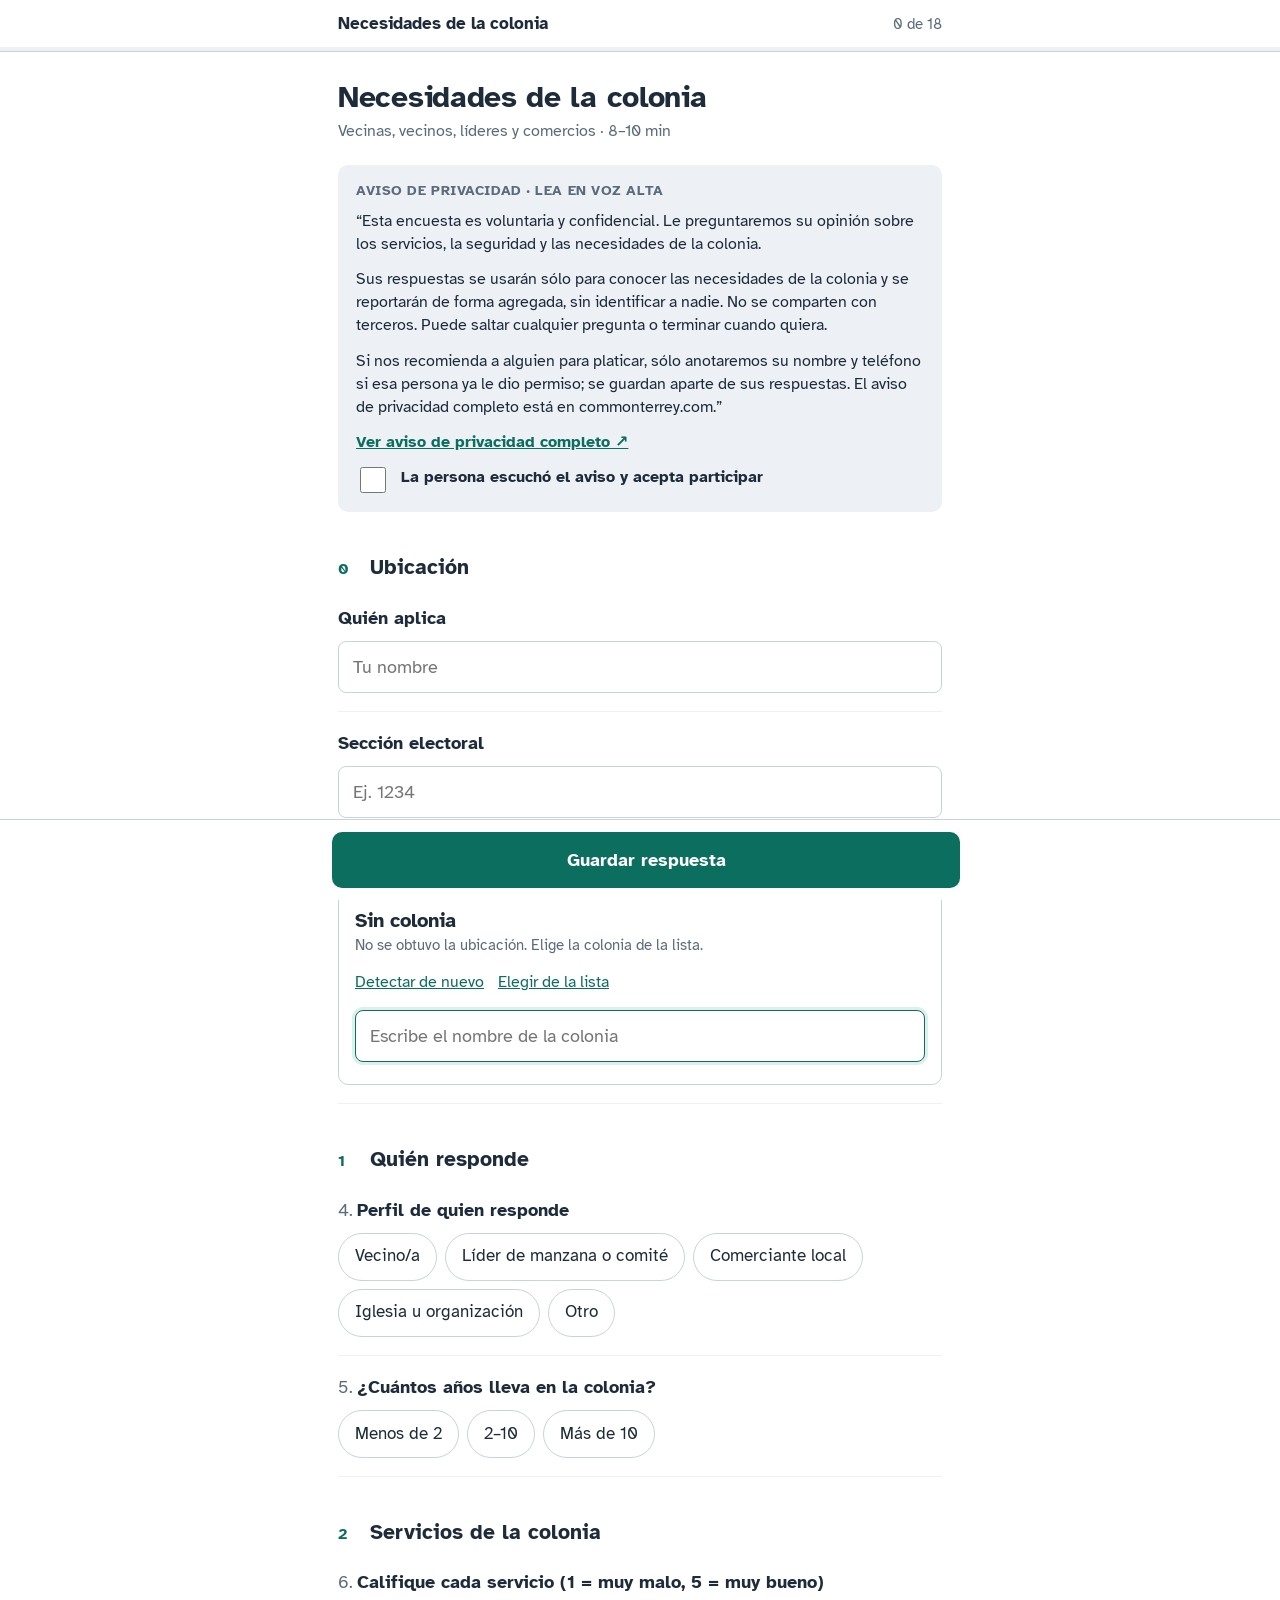
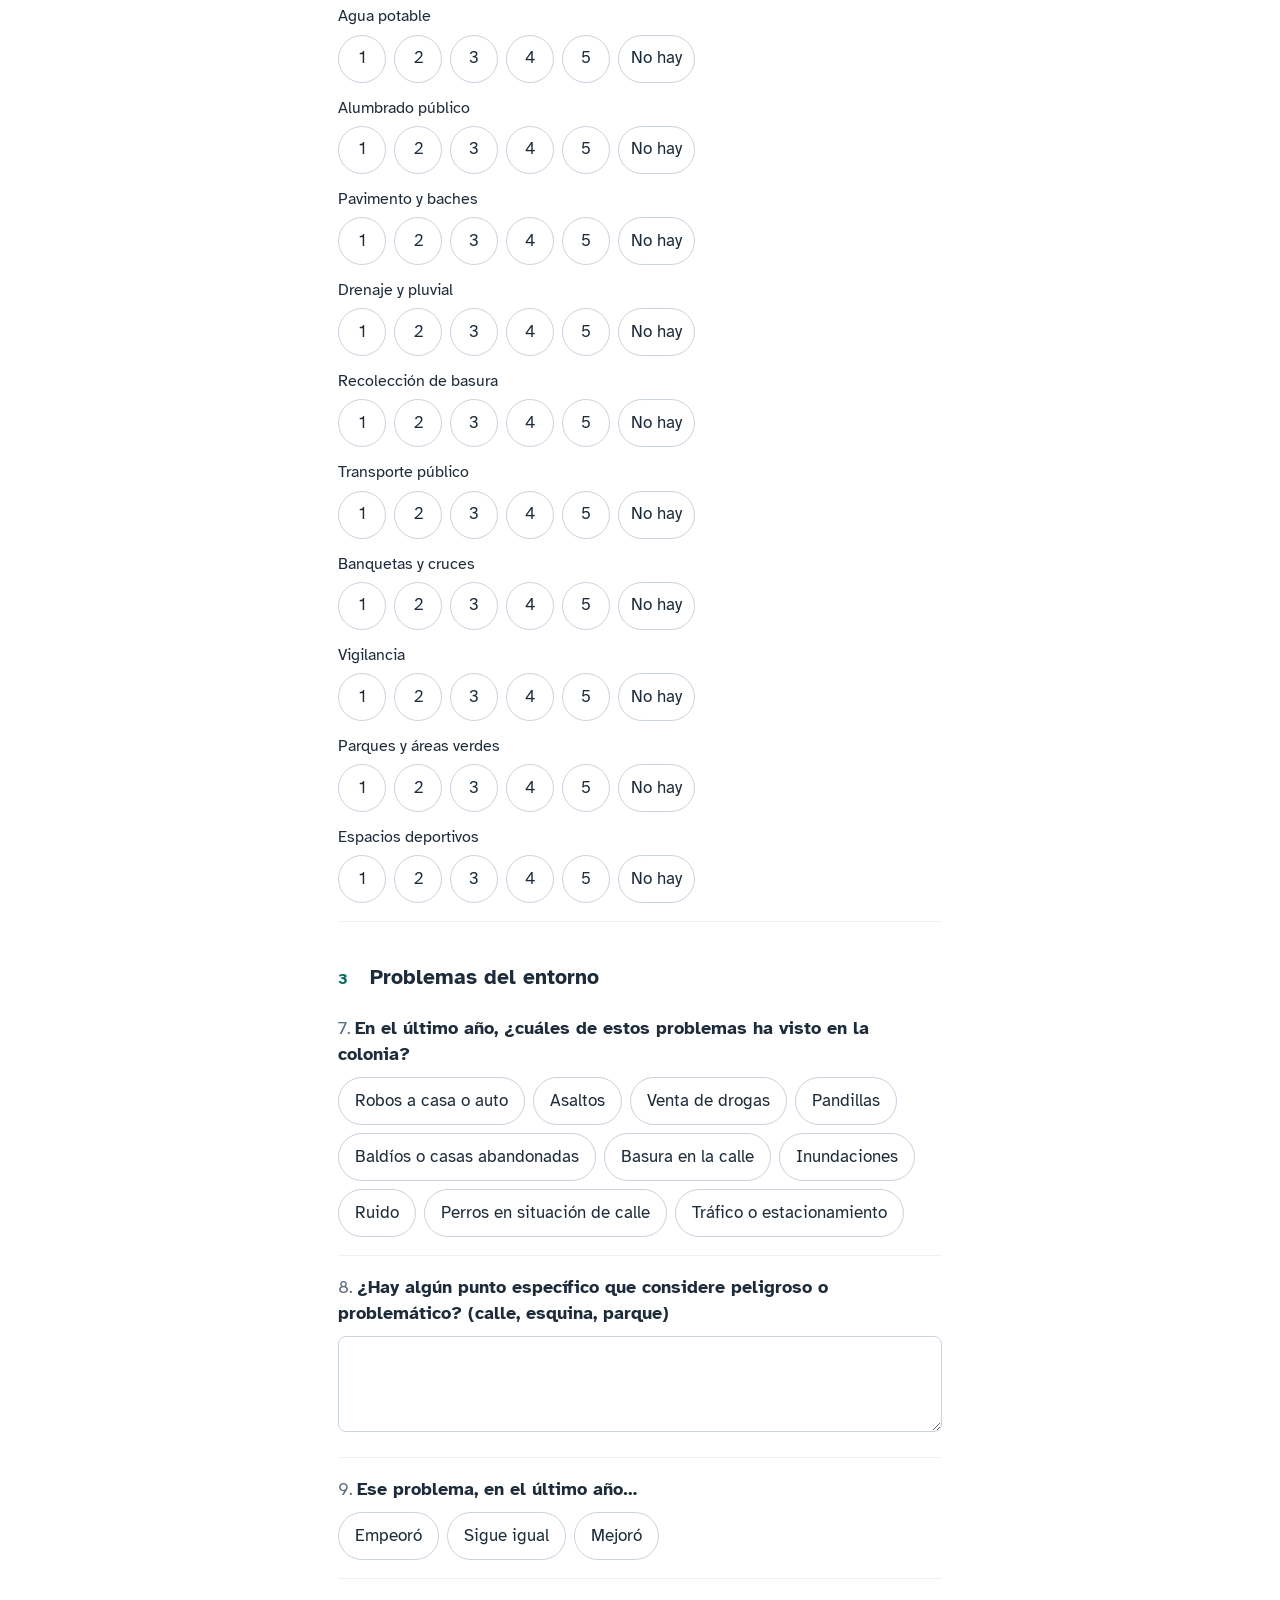
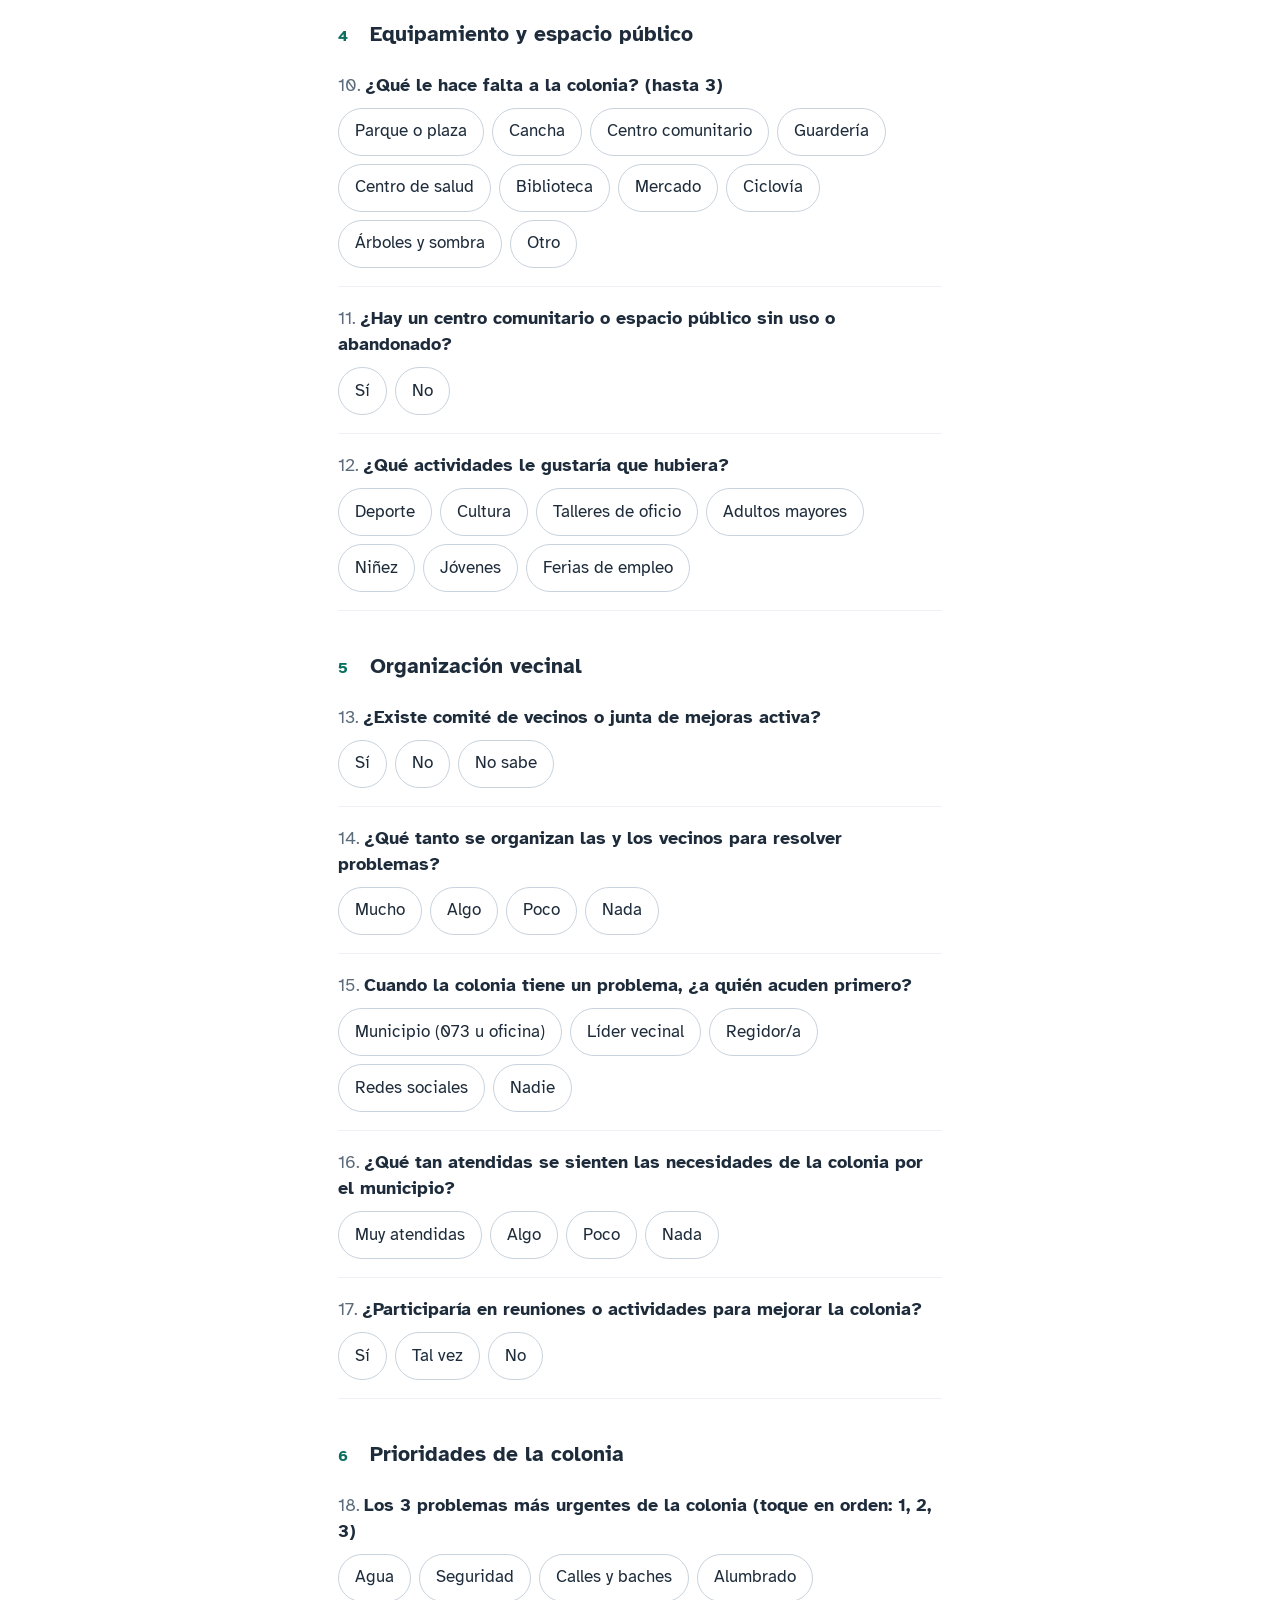
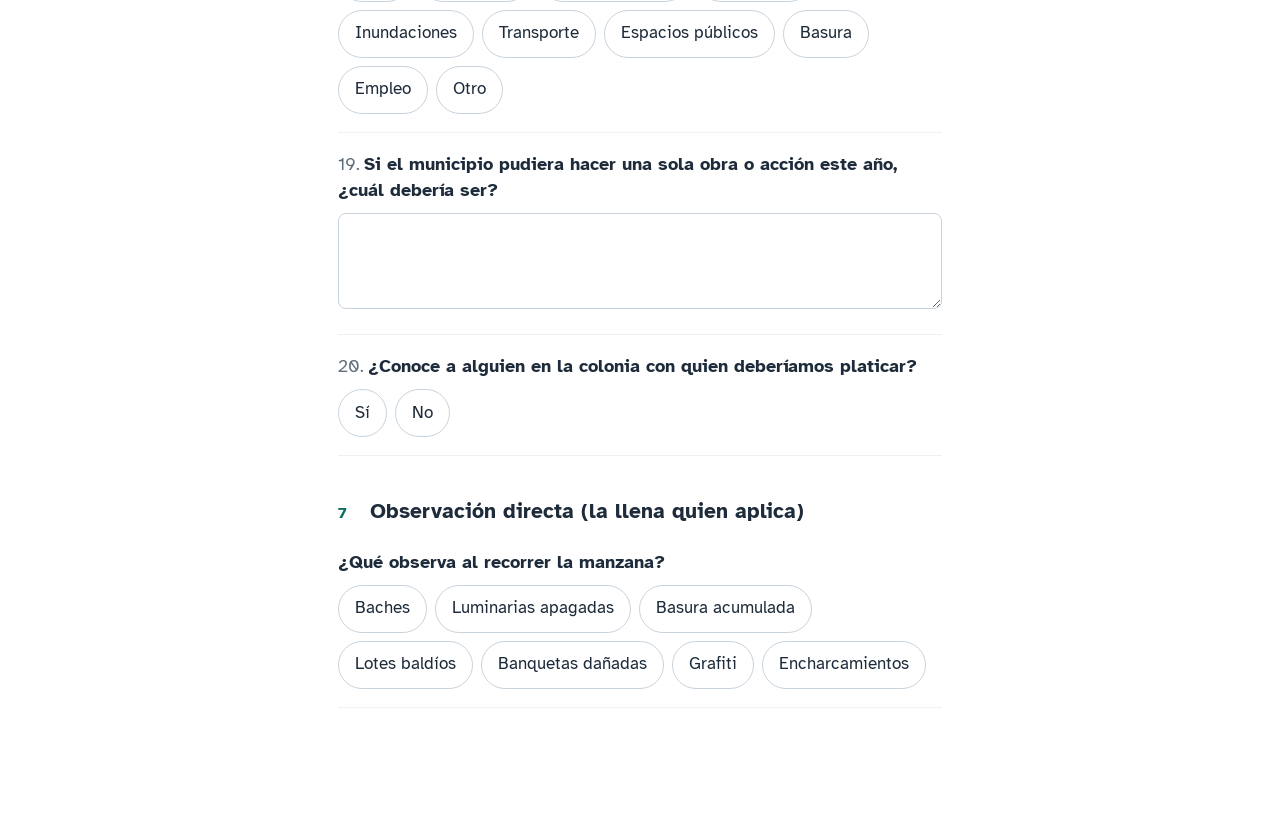
<file: colonia/index.html>
<!DOCTYPE html>
<html lang="es">
<head>
  <meta charset="utf-8">
  <meta name="viewport" content="width=device-width, initial-scale=1, viewport-fit=cover">
  <meta name="theme-color" content="#0B6E5F">
  <title>Necesidades de la colonia</title>
  <link rel="manifest" href="../manifest.webmanifest">
  <link rel="icon" href="data:image/svg+xml,<svg xmlns=%22http://www.w3.org/2000/svg%22 viewBox=%220 0 100 100%22><text y=%22.9em%22 font-size=%2290%22>📋</text></svg>">
  <link rel="preconnect" href="https://fonts.googleapis.com">
  <link href="https://fonts.googleapis.com/css2?family=Atkinson+Hyperlegible:wght@400;700&display=swap" rel="stylesheet">
  <link rel="stylesheet" href="../assets/estilos.css">
</head>
<body data-tipo="colonia">
  <div class="barra">
    <div class="barra-in"><b id="barraTitulo"></b><small id="barraAvance">0 de 0</small></div>
    <div class="progreso"><i id="barraProgreso"></i></div>
  </div>

  <main id="app">
    <h1 id="titulo"></h1>
    <p class="sub" id="subtitulo"></p>

    <div class="aviso">
      <p class="aviso-tit">Aviso de privacidad · lea en voz alta</p>
      <p>“Esta encuesta es voluntaria y confidencial. Le preguntaremos su opinión sobre los servicios, la seguridad y las necesidades de la colonia.</p>
      <p>Sus respuestas se usarán sólo para conocer las necesidades de la colonia y se reportarán de forma agregada, sin identificar a nadie. No se comparten con terceros. Puede saltar cualquier pregunta o terminar cuando quiera.</p>
      <p>Si nos recomienda a alguien para platicar, sólo anotaremos su nombre y teléfono si esa persona ya le dio permiso; se guardan aparte de sus respuestas. El aviso de privacidad completo está en commonterrey.com.”</p>
      <p class="aviso-liga"><a href="https://commonterrey.com/aviso-privacidad.html#encuestas" target="_blank" rel="noopener">Ver aviso de privacidad completo ↗</a></p>
      <label class="check"><input type="checkbox" id="consentimiento"> La persona escuchó el aviso y acepta participar</label>
    </div>

    <h2><span>0</span>Ubicación</h2>
    <div class="q">
      <label for="aplicador">Quién aplica</label>
      <input type="text" id="aplicador" autocomplete="name" placeholder="Tu nombre">
    </div>
    <div class="q">
      <label for="seccion">Sección electoral</label>
      <input type="number" id="seccion" inputmode="numeric" placeholder="Ej. 1234">
    </div>
    <div class="q">
      <span class="et">Colonia</span>
      <div class="colonia" id="coloniaCaja">
        <div class="nom" id="coloniaNom">Buscando ubicación…</div>
        <div class="meta" id="coloniaMeta">Permite el acceso a la ubicación para detectarla sola.</div>
        <div class="acciones">
          <button type="button" class="link" id="btnGps">Detectar de nuevo</button>
          <button type="button" class="link" id="btnBuscar">Elegir de la lista</button>
        </div>
        <div id="buscador" hidden>
          <input type="search" id="busca" placeholder="Escribe el nombre de la colonia" autocomplete="off" style="margin-top:10px">
          <div class="resultados" id="resultados"></div>
        </div>
      </div>
    </div>
    <div id="extras"></div>

    <div id="secciones"></div>
  </main>

  <div class="pie"><div class="pie-in">
    <span class="pend" id="pendientes"></span>
    <button type="button" class="btn" id="btnEnviar">Guardar respuesta</button>
  </div></div>

  <script src="../assets/config.js"></script>
  <script src="../assets/esquemas.js"></script>
  <script src="../assets/colonias.js"></script>
  <script src="../assets/app.js"></script>
</body>
</html>
</file>
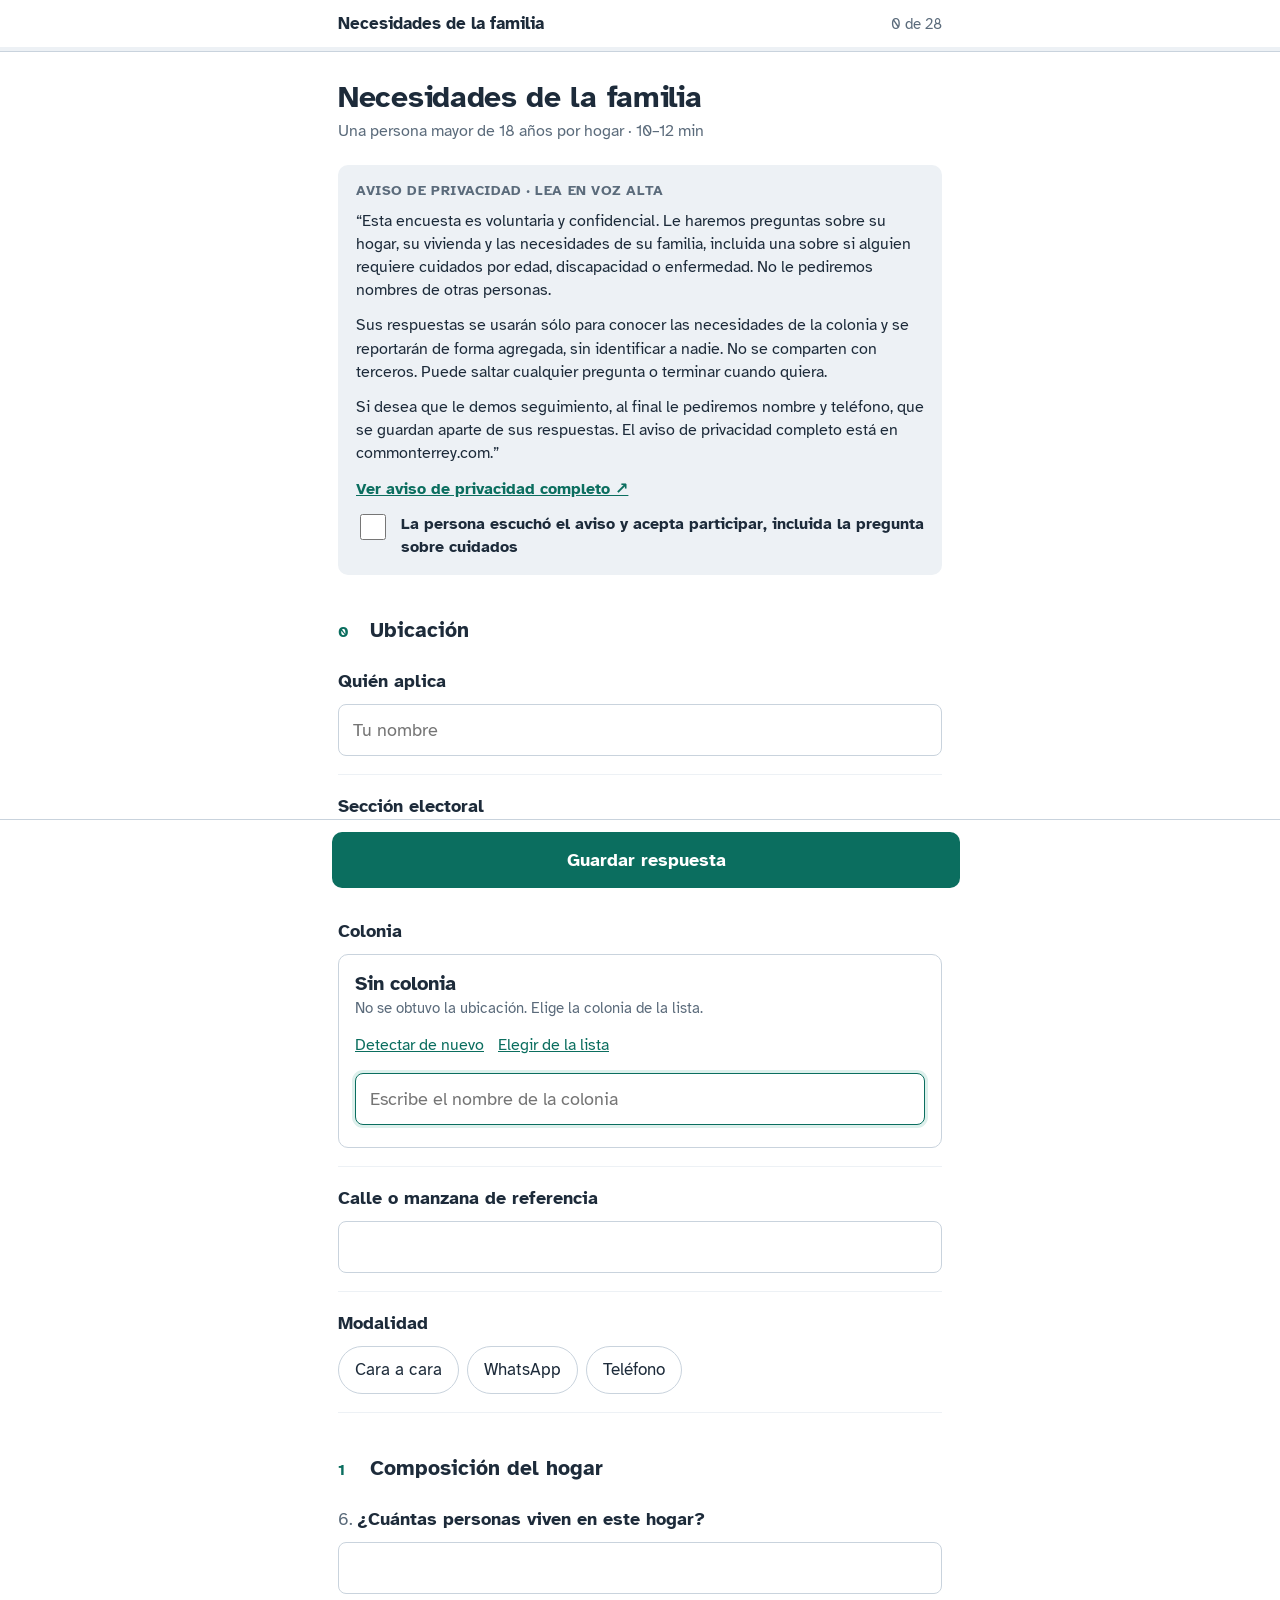
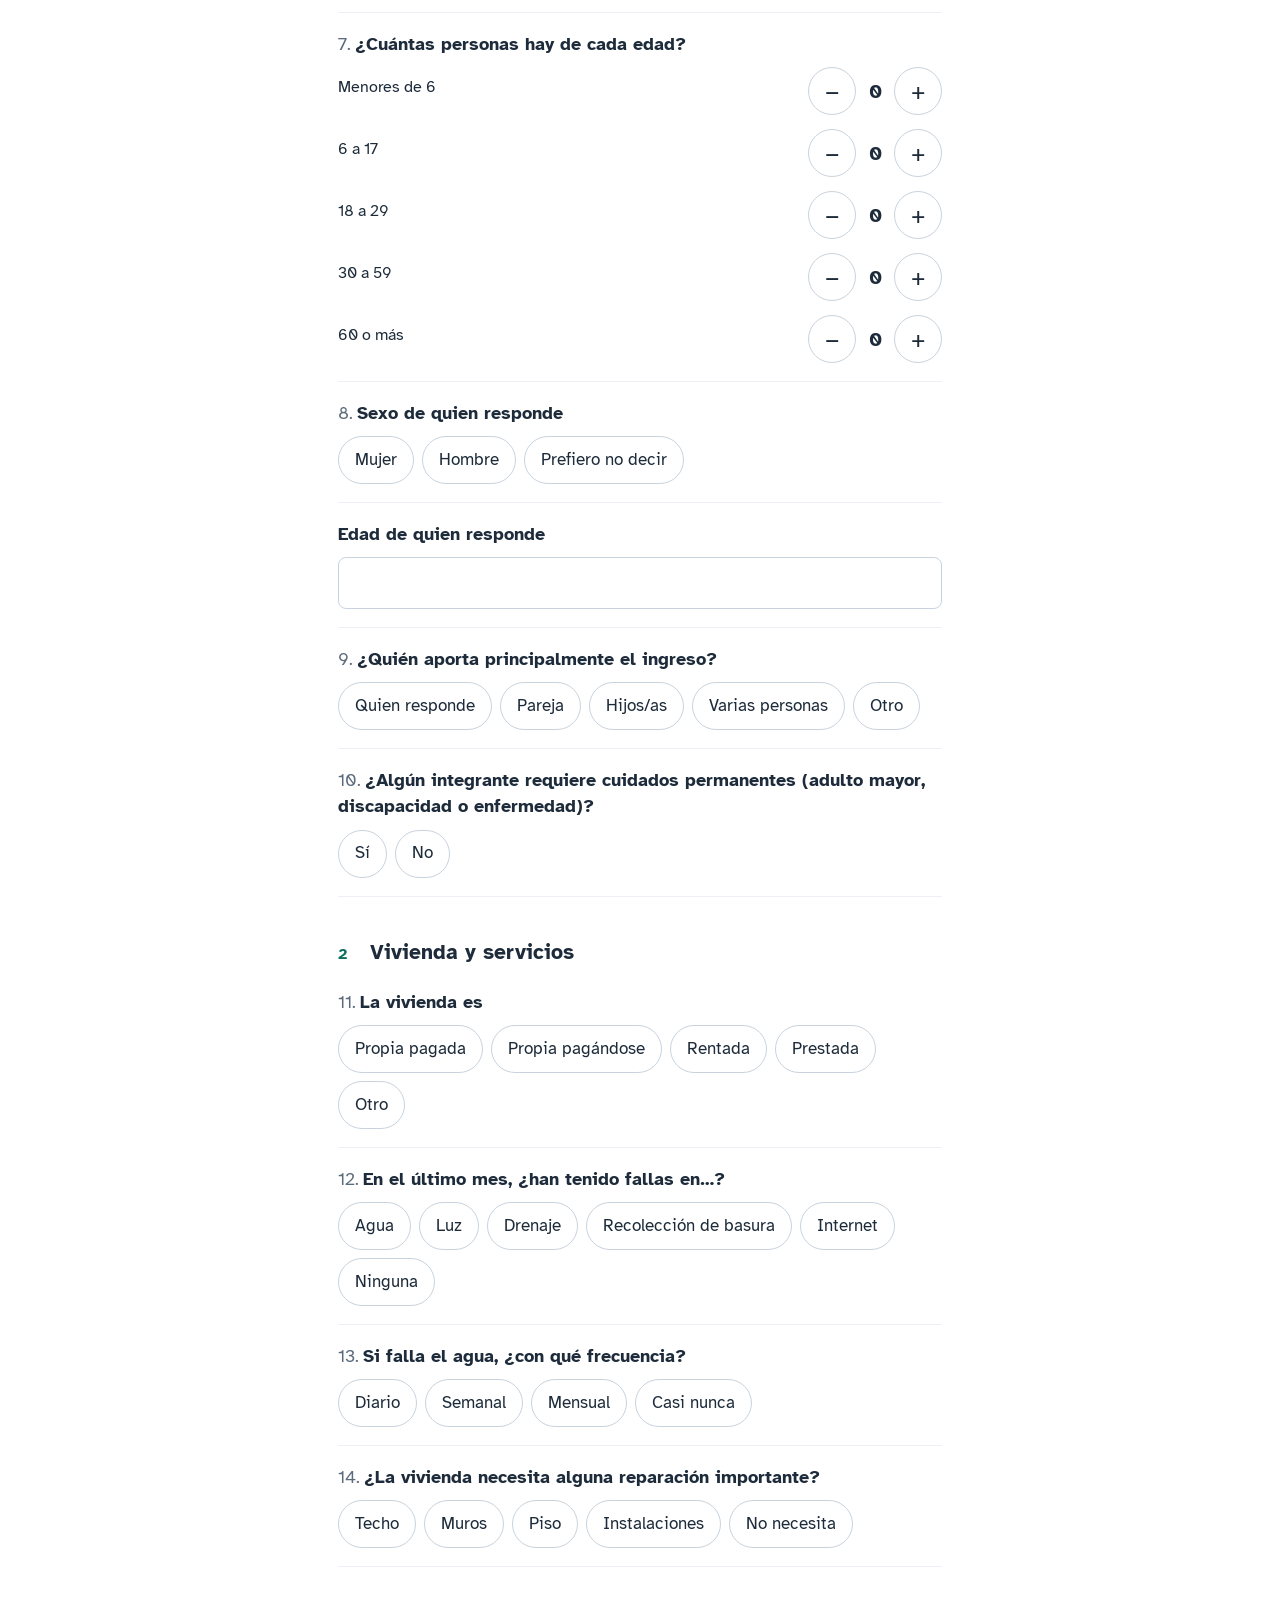
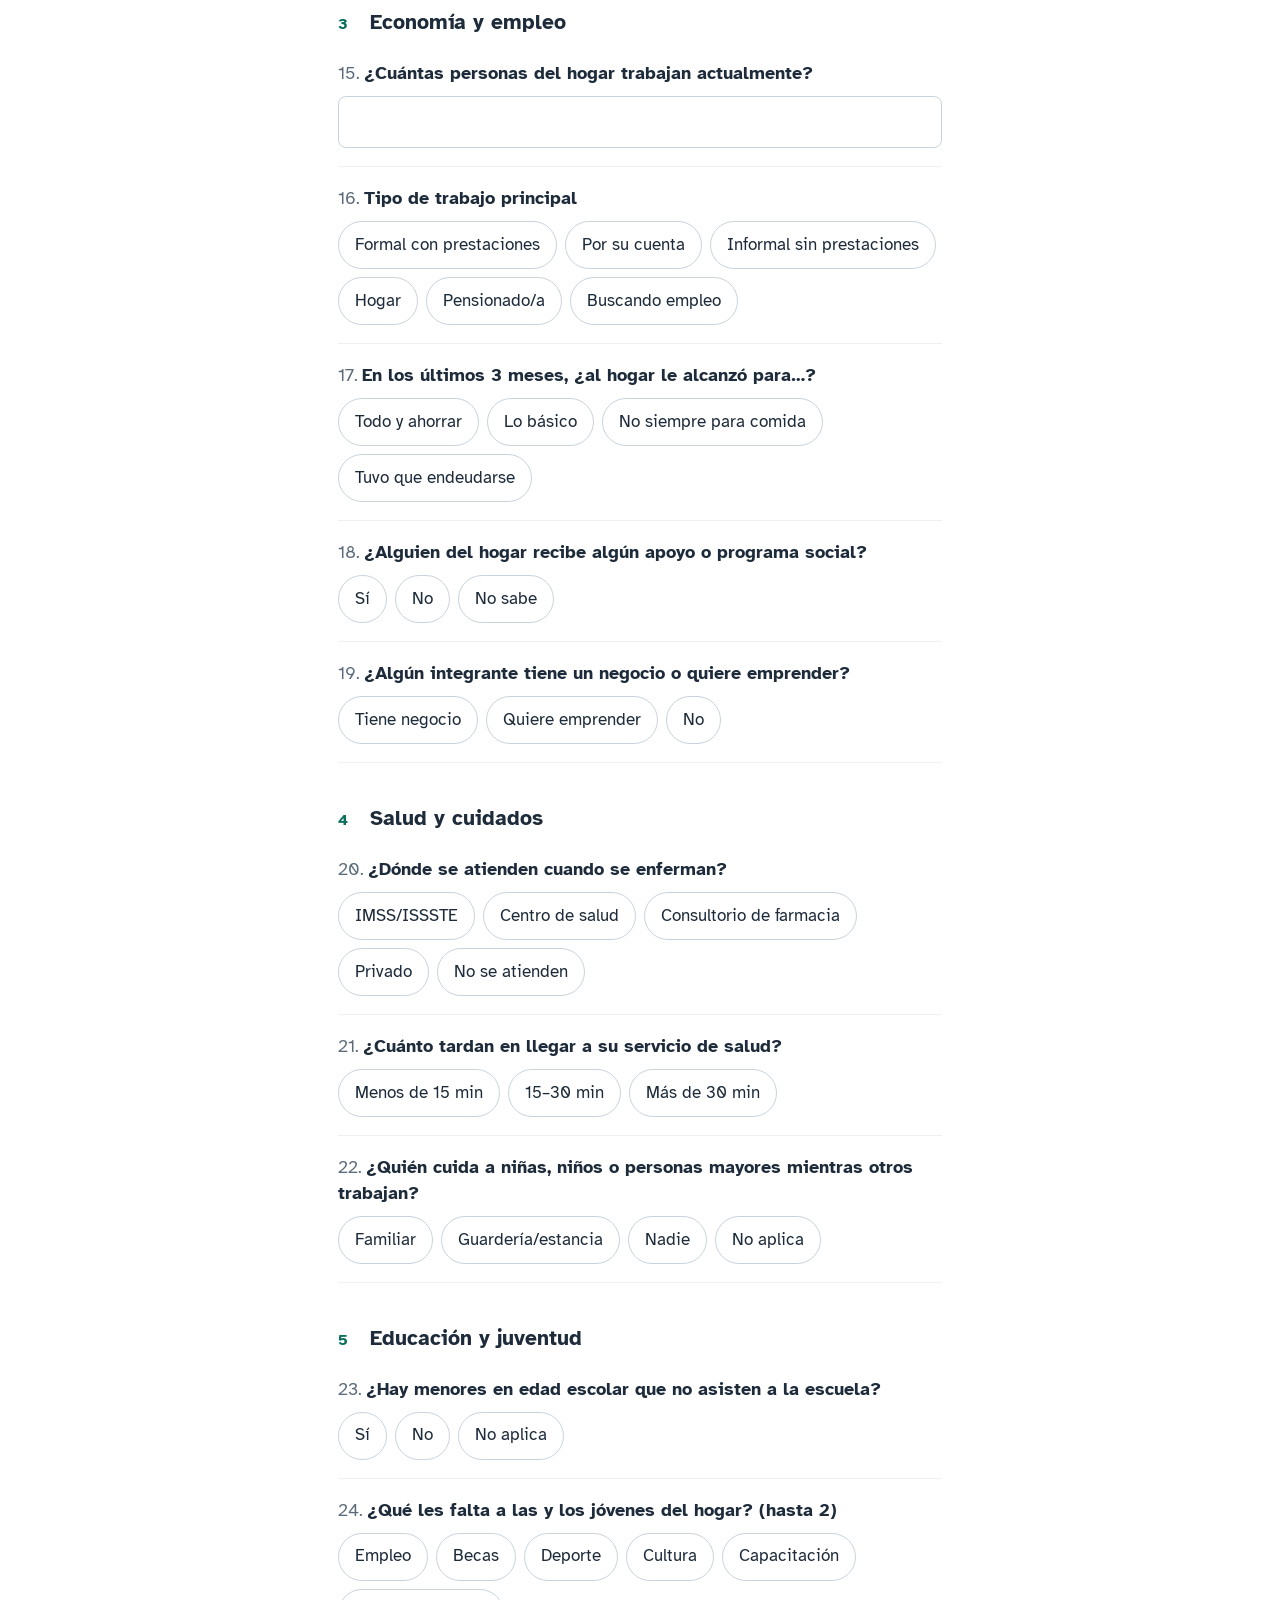
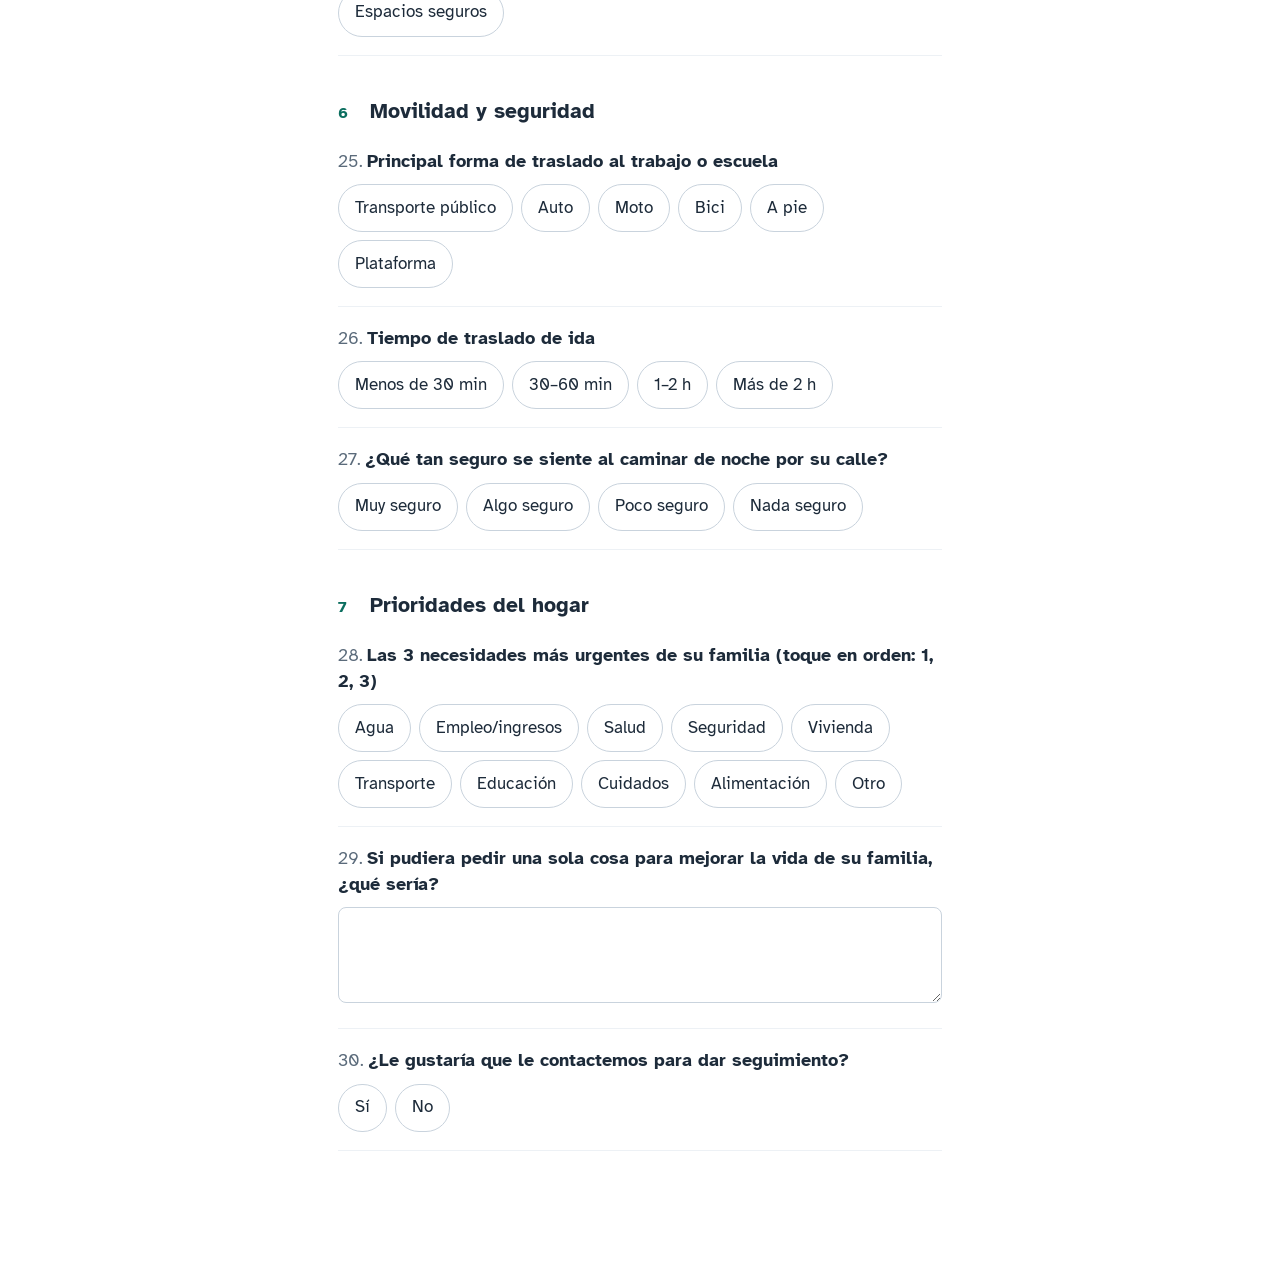
<file: familia/index.html>
<!DOCTYPE html>
<html lang="es">
<head>
  <meta charset="utf-8">
  <meta name="viewport" content="width=device-width, initial-scale=1, viewport-fit=cover">
  <meta name="theme-color" content="#0B6E5F">
  <title>Necesidades de la familia</title>
  <link rel="manifest" href="../manifest.webmanifest">
  <link rel="icon" href="data:image/svg+xml,<svg xmlns=%22http://www.w3.org/2000/svg%22 viewBox=%220 0 100 100%22><text y=%22.9em%22 font-size=%2290%22>📋</text></svg>">
  <link rel="preconnect" href="https://fonts.googleapis.com">
  <link href="https://fonts.googleapis.com/css2?family=Atkinson+Hyperlegible:wght@400;700&display=swap" rel="stylesheet">
  <link rel="stylesheet" href="../assets/estilos.css">
</head>
<body data-tipo="familia">
  <div class="barra">
    <div class="barra-in"><b id="barraTitulo"></b><small id="barraAvance">0 de 0</small></div>
    <div class="progreso"><i id="barraProgreso"></i></div>
  </div>

  <main id="app">
    <h1 id="titulo"></h1>
    <p class="sub" id="subtitulo"></p>

    <div class="aviso">
      <p class="aviso-tit">Aviso de privacidad · lea en voz alta</p>
      <p>“Esta encuesta es voluntaria y confidencial. Le haremos preguntas sobre su hogar, su vivienda y las necesidades de su familia, incluida una sobre si alguien requiere cuidados por edad, discapacidad o enfermedad. No le pediremos nombres de otras personas.</p>
      <p>Sus respuestas se usarán sólo para conocer las necesidades de la colonia y se reportarán de forma agregada, sin identificar a nadie. No se comparten con terceros. Puede saltar cualquier pregunta o terminar cuando quiera.</p>
      <p>Si desea que le demos seguimiento, al final le pediremos nombre y teléfono, que se guardan aparte de sus respuestas. El aviso de privacidad completo está en commonterrey.com.”</p>
      <p class="aviso-liga"><a href="https://commonterrey.com/aviso-privacidad.html#encuestas" target="_blank" rel="noopener">Ver aviso de privacidad completo ↗</a></p>
      <label class="check"><input type="checkbox" id="consentimiento"> La persona escuchó el aviso y acepta participar, incluida la pregunta sobre cuidados</label>
    </div>

    <h2><span>0</span>Ubicación</h2>
    <div class="q">
      <label for="aplicador">Quién aplica</label>
      <input type="text" id="aplicador" autocomplete="name" placeholder="Tu nombre">
    </div>
    <div class="q">
      <label for="seccion">Sección electoral</label>
      <input type="number" id="seccion" inputmode="numeric" placeholder="Ej. 1234">
    </div>
    <div class="q">
      <span class="et">Colonia</span>
      <div class="colonia" id="coloniaCaja">
        <div class="nom" id="coloniaNom">Buscando ubicación…</div>
        <div class="meta" id="coloniaMeta">Permite el acceso a la ubicación para detectarla sola.</div>
        <div class="acciones">
          <button type="button" class="link" id="btnGps">Detectar de nuevo</button>
          <button type="button" class="link" id="btnBuscar">Elegir de la lista</button>
        </div>
        <div id="buscador" hidden>
          <input type="search" id="busca" placeholder="Escribe el nombre de la colonia" autocomplete="off" style="margin-top:10px">
          <div class="resultados" id="resultados"></div>
        </div>
      </div>
    </div>
    <div id="extras"></div>

    <div id="secciones"></div>
  </main>

  <div class="pie"><div class="pie-in">
    <span class="pend" id="pendientes"></span>
    <button type="button" class="btn" id="btnEnviar">Guardar respuesta</button>
  </div></div>

  <script src="../assets/config.js"></script>
  <script src="../assets/esquemas.js"></script>
  <script src="../assets/colonias.js"></script>
  <script src="../assets/app.js"></script>
</body>
</html>
</file>
<file: assets/estilos.css>
:root {
    --tinta: #1D2B3A;      /* texto */
    --tenue: #5B6B7B;      /* texto secundario */
    --papel: #FFFFFF;
    --superficie: #EDF1F5; /* bloques */
    --linea: #C9D3DD;
    --accion: #0B6E5F;     /* seleccionado / botón */
    --accion-suave: #DDF0EC;
    --orden: #F0B429;      /* números del top 3 */
    --alerta: #B42318;
    box-sizing: border-box;
    padding-top: env(safe-area-inset-top, 0px);
    padding-bottom: env(safe-area-inset-bottom, 0px);
  }
  *, *::before, *::after { box-sizing: inherit; }
  html, body { margin: 0; background: var(--papel); color: var(--tinta); }
  body { font: 18px/1.45 "Atkinson Hyperlegible", system-ui, -apple-system, "Segoe UI", sans-serif; }
  main { max-width: 640px; margin: 0 auto; padding: 0 18px 120px; }

  .barra { position: sticky; top: 0; z-index: 5; background: var(--papel); border-bottom: 1px solid var(--linea); }
  .barra-in { max-width: 640px; margin: 0 auto; padding: 12px 18px 10px; display: flex; justify-content: space-between; gap: 12px; align-items: baseline; }
  .barra b { font-size: 17px; }
  .barra small { color: var(--tenue); font-size: 15px; }
  .progreso { height: 4px; background: var(--superficie); }
  .progreso i { display: block; height: 100%; width: 0; background: var(--accion); transition: width .25s; }

  h1 { font-size: 30px; line-height: 1.15; margin: 28px 0 6px; letter-spacing: -0.01em; }
  .sub { color: var(--tenue); margin: 0 0 22px; font-size: 16px; }
  h2 { font-size: 21px; margin: 40px 0 4px; display: flex; gap: 10px; align-items: baseline; }
  h2 span { color: var(--accion); font-size: 16px; min-width: 1.4em; }

  .aviso { background: var(--superficie); border-radius: 10px; padding: 16px 18px; font-size: 16px; }
  .aviso p { margin: 0 0 12px; }
  .aviso .aviso-tit { font-weight: 700; font-size: 14px; letter-spacing: .04em; text-transform: uppercase; color: var(--tenue); margin-bottom: 8px; }
  .aviso .aviso-liga a { color: var(--accion); font-weight: 700; }
  .check { display: flex; gap: 12px; align-items: flex-start; font-weight: 700; cursor: pointer; }
  .check input { width: 26px; height: 26px; accent-color: var(--accion); flex: none; margin-top: 1px; }

  .q { padding: 18px 0; border-bottom: 1px solid var(--superficie); }
  .q[hidden] { display: none; }
  .q > label, .q > .et { display: block; font-weight: 700; margin-bottom: 10px; }
  .q .num { color: var(--tenue); font-weight: 400; margin-right: 4px; }

  input[type=text], input[type=number], input[type=tel], input[type=search], textarea {
    width: 100%; font: inherit; color: inherit; padding: 12px 14px; border: 1.5px solid var(--linea);
    border-radius: 8px; background: var(--papel); min-height: 50px;
  }
  textarea { min-height: 96px; resize: vertical; }
  input:focus, textarea:focus { outline: none; border-color: var(--accion); box-shadow: 0 0 0 3px var(--accion-suave); }

  .ops { display: flex; flex-wrap: wrap; gap: 8px; }
  .op { position: relative; font: inherit; font-size: 17px; color: var(--tinta); background: var(--papel);
        border: 1.5px solid var(--linea); border-radius: 999px; padding: 10px 16px; min-height: 48px; cursor: pointer; text-align: left; }
  .op[aria-pressed=true] { background: var(--accion); border-color: var(--accion); color: #fff; }
  .op:focus-visible, .btn:focus-visible { outline: 3px solid var(--orden); outline-offset: 2px; }
  .op .rk { display: inline-grid; place-items: center; width: 26px; height: 26px; border-radius: 50%;
            background: var(--orden); color: var(--tinta); font-weight: 700; font-size: 15px; margin-right: 8px; }
  .otro { margin-top: 10px; }

  .tabla { display: grid; gap: 14px; }
  .fila-esc .nombre, .fila-cnt .nombre { font-size: 16px; margin-bottom: 6px; }
  .fila-esc .ops .op { min-width: 48px; justify-content: center; text-align: center; padding: 10px 12px; }
  .fila-cnt { display: flex; align-items: center; justify-content: space-between; gap: 12px; }
  .paso { display: flex; align-items: center; gap: 6px; }
  .paso button { width: 48px; height: 48px; border-radius: 50%; border: 1.5px solid var(--linea); background: var(--papel); font: inherit; font-size: 24px; color: var(--tinta); cursor: pointer; }
  .paso output { min-width: 2ch; text-align: center; font-weight: 700; font-size: 20px; }

  .colonia { border: 1.5px solid var(--linea); border-radius: 10px; padding: 14px 16px; }
  .colonia.ok { border-color: var(--accion); background: var(--accion-suave); }
  .colonia .nom { font-size: 20px; font-weight: 700; }
  .colonia .meta { color: var(--tenue); font-size: 15px; }
  .colonia .acciones { display: flex; gap: 14px; margin-top: 8px; flex-wrap: wrap; }
  .link { background: none; border: 0; padding: 6px 0; font: inherit; font-size: 16px; color: var(--accion); text-decoration: underline; cursor: pointer; }
  .resultados { margin-top: 8px; display: grid; }
  .resultados button { text-align: left; font: inherit; font-size: 17px; background: var(--papel); border: 0; border-bottom: 1px solid var(--superficie); padding: 12px 4px; color: var(--tinta); cursor: pointer; }
  .resultados button small { color: var(--tenue); }

  .pie { position: fixed; left: 0; right: 0; bottom: 0; background: var(--papel); border-top: 1px solid var(--linea);
         padding: 12px 18px calc(12px + env(safe-area-inset-bottom, 0px)); }
  .pie-in { max-width: 640px; margin: 0 auto; display: flex; gap: 12px; align-items: center; }
  .btn { flex: 1; font: inherit; font-weight: 700; font-size: 18px; border: 0; border-radius: 10px; min-height: 56px; background: var(--accion); color: #fff; cursor: pointer; }
  .btn[disabled] { opacity: .5; }
  .btn.sec { background: var(--superficie); color: var(--tinta); }
  .error { color: var(--alerta); font-size: 16px; margin-top: 8px; }
  .pend { font-size: 15px; color: var(--tenue); }

  .listo { text-align: left; padding-top: 48px; }
  .listo .folio { font-size: 34px; font-weight: 700; letter-spacing: .02em; }
  @media (prefers-reduced-motion: reduce) { * { transition: none !important; } }
</file>
